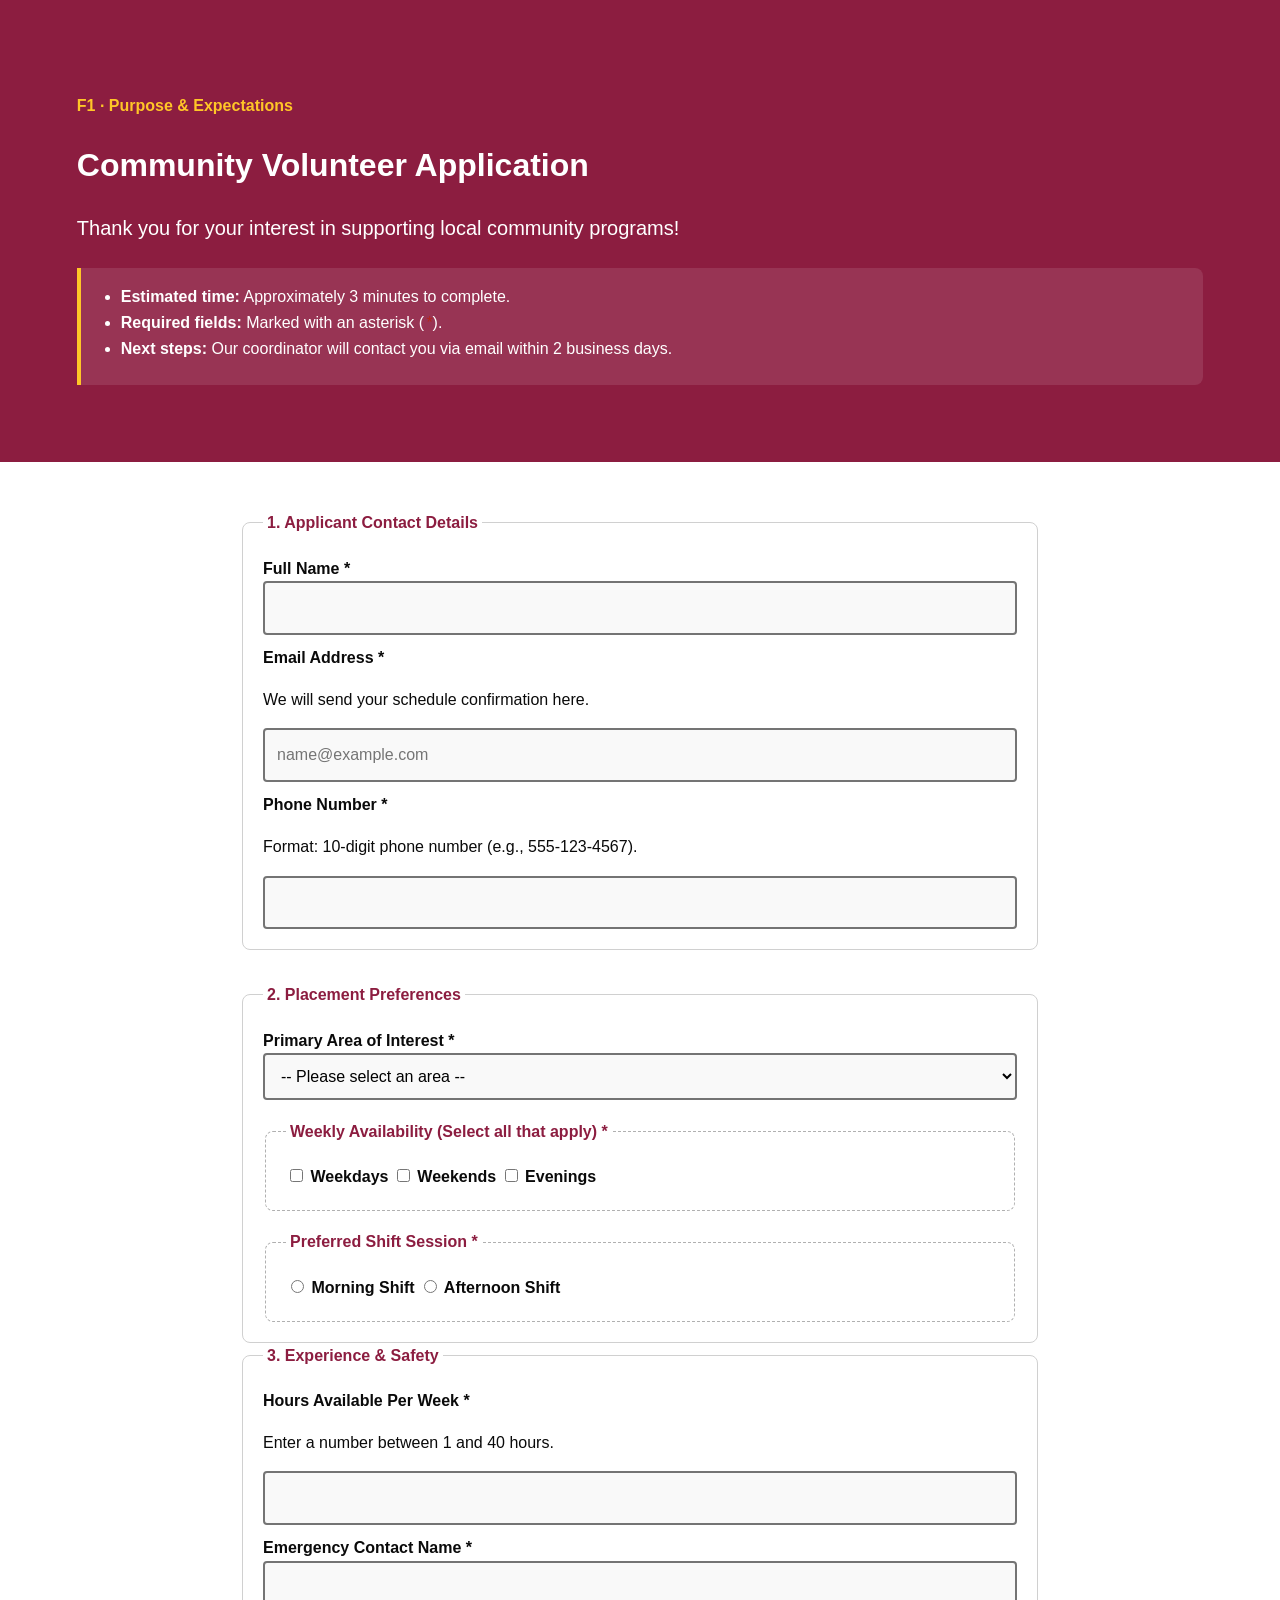
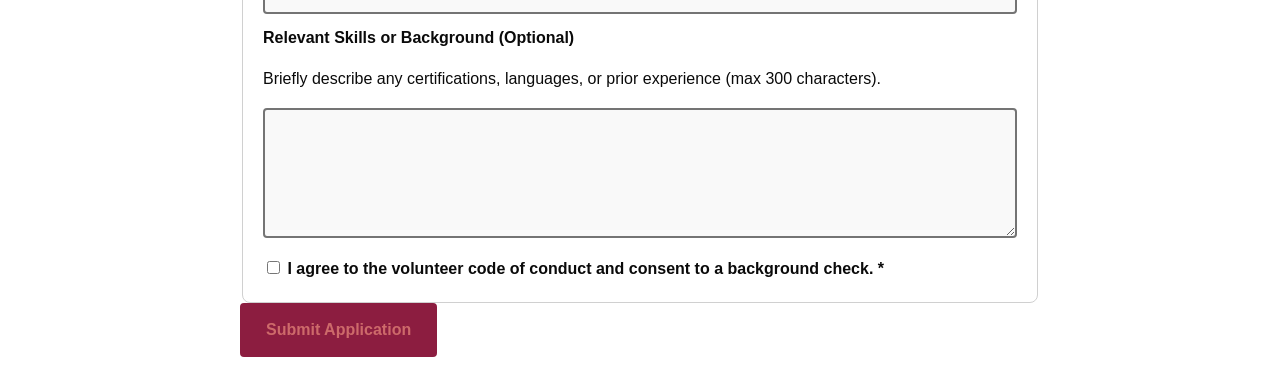
<file: index.html>
<!doctype html>
<html lang="en">
  <head>
    <meta charset="utf-8">
    <meta name="viewport" content="width=device-width, initial-scale=1">
    <title>Community Volunteer Application</title>
    <link rel="stylesheet" href="styles.css">
  </head>
  <body>
    <!-- F1: Purpose and Expectations -->


<header class="page-header">
  <p class="eyebrow">F1 · Purpose & Expectations</p>
  <h1>Community Volunteer Application</h1>
  <p class="lede">Thank you for your interest in supporting local community programs!</p>
  
  <div class="form-expectations-box">
    <ul>
      <li><strong>Estimated time:</strong> Approximately 3 minutes to complete.</li>
      <li><strong>Required fields:</strong> Marked with an asterisk (<span class="required-star" aria-hidden="true">*</span>).</li>
      <li><strong>Next steps:</strong> Our coordinator will contact you via email within 2 business days.</li>
    </ul>
  </div>
</header>

    <main>
  
     


      <form method="get" class="volunteer-form" novalidate>
  <!-- SECTION 1: APPLICANT IDENTITY -->
  <fieldset class="form-section">
    <legend>1. Applicant Contact Details</legend>
    <div class="field-group">
      <label for="fullname">Full Name <span class="required-indicator" aria-hidden="true">*</span></label>
      <input type="text" id="fullname" name="fullname" autocomplete="name" required>
    </div>
    <div class="field-group">
      <label for="email">Email Address <span class="required-indicator" aria-hidden="true">*</span></label>
      <p id="email-hint" class="field-hint">We will send your schedule confirmation here.</p>
      <input type="email" id="email" name="email" placeholder="name@example.com" autocomplete="email" aria-describedby="email-hint" required>
    </div>
    <div class="field-group">
      <label for="phone">Phone Number <span class="required-indicator" aria-hidden="true">*</span></label>
      <p id="phone-hint" class="field-hint">Format: 10-digit phone number (e.g., 555-123-4567).</p>
      <input type="tel" id="phone" name="phone" autocomplete="tel" pattern="[0-9]{3}-[0-9]{3}-[0-9]{4}" aria-describedby="phone-hint" required>
    </div>
  </fieldset>
  

</form>
        
        <fieldset class="form-section">
          <legend>2. Placement Preferences</legend>

          <div class="field-group">
            <label for="interest">Primary Area of Interest <span class="required-indicator" aria-hidden="true">*</span></label>
            <select id="interest" name="interest" required>
              <option value="">-- Please select an area --</option>
              <option value="events">Event Setup & Logistics</option>
              <option value="mentorship">Youth Mentorship</option>
              <option value="admin">Administrative Support</option>
              <option value="outreach">Community Outreach</option>
            </select>
          </div>

          <!-- Sub-Group: Availability Checkboxes -->
          <fieldset class="sub-fieldset">
            <legend>Weekly Availability (Select all that apply) <span class="required-indicator" aria-hidden="true">*</span></legend>
            <div class="choice-group">
              <label class="choice-label">
                <input type="checkbox" name="availability" value="weekday"> Weekdays
              </label>
              <label class="choice-label">
                <input type="checkbox" name="availability" value="weekend"> Weekends
              </label>
              <label class="choice-label">
                <input type="checkbox" name="availability" value="evening"> Evenings
              </label>
            </div>
          </fieldset>

          <!-- Sub-Group: Session Radio Buttons -->
          <fieldset class="sub-fieldset">
            <legend>Preferred Shift Session <span class="required-indicator" aria-hidden="true">*</span></legend>
            <div class="choice-group">
              <label class="choice-label">
                <input type="radio" id="session-morning" name="session" value="morning" required> Morning Shift
              </label>
              <label class="choice-label">
                <input type="radio" id="session-afternoon" name="session" value="afternoon" required> Afternoon Shift
              </label>
            </div>
          </fieldset>
        </fieldset>

       
        <fieldset class="form-section">
          <legend>3. Experience & Safety</legend>

          <div class="field-group">
            <label for="weeklyhours">Hours Available Per Week <span class="required-indicator" aria-hidden="true">*</span></label>
            <p id="hours-hint" class="field-hint">Enter a number between 1 and 40 hours.</p>
            <input 
              type="number" 
              id="weeklyhours" 
              name="weeklyhours" 
              min="1" 
              max="40" 
              aria-describedby="hours-hint" 
              required 
              
            >
          </div>

          <div class="field-group">
            <label for="emergencycontact">Emergency Contact Name <span class="required-indicator" aria-hidden="true">*</span></label>
            <input 
              type="text" 
              id="emergencycontact" 
              name="emergencycontact" 
              autocomplete="off" 
              required 
              
            >
          </div>

          <div class="field-group">
            <label for="skills">Relevant Skills or Background (Optional)</label>
            <p id="skills-hint" class="field-hint">Briefly describe any certifications, languages, or prior experience (max 300 characters).</p>
            <textarea 
              id="skills" 
              name="skills" 
              rows="4" 
              maxlength="300" 
              aria-describedby="skills-hint"
            ></textarea>
          </div>

          <div class="field-group choice-field">
            <label class="choice-label">
              <input type="checkbox" id="consent" name="consent" value="agreed" required>
              I agree to the volunteer code of conduct and consent to a background check. <span class="required-indicator" aria-hidden="true">*</span>
            </label>
          </div>
        </fieldset>

        <!-- SUBMIT ACTION -->
        <div class="form-actions">
          <button type="submit" class="submit-btn">Submit Application</button>
        </div>

    </main>
  </body>
</html>
</file>
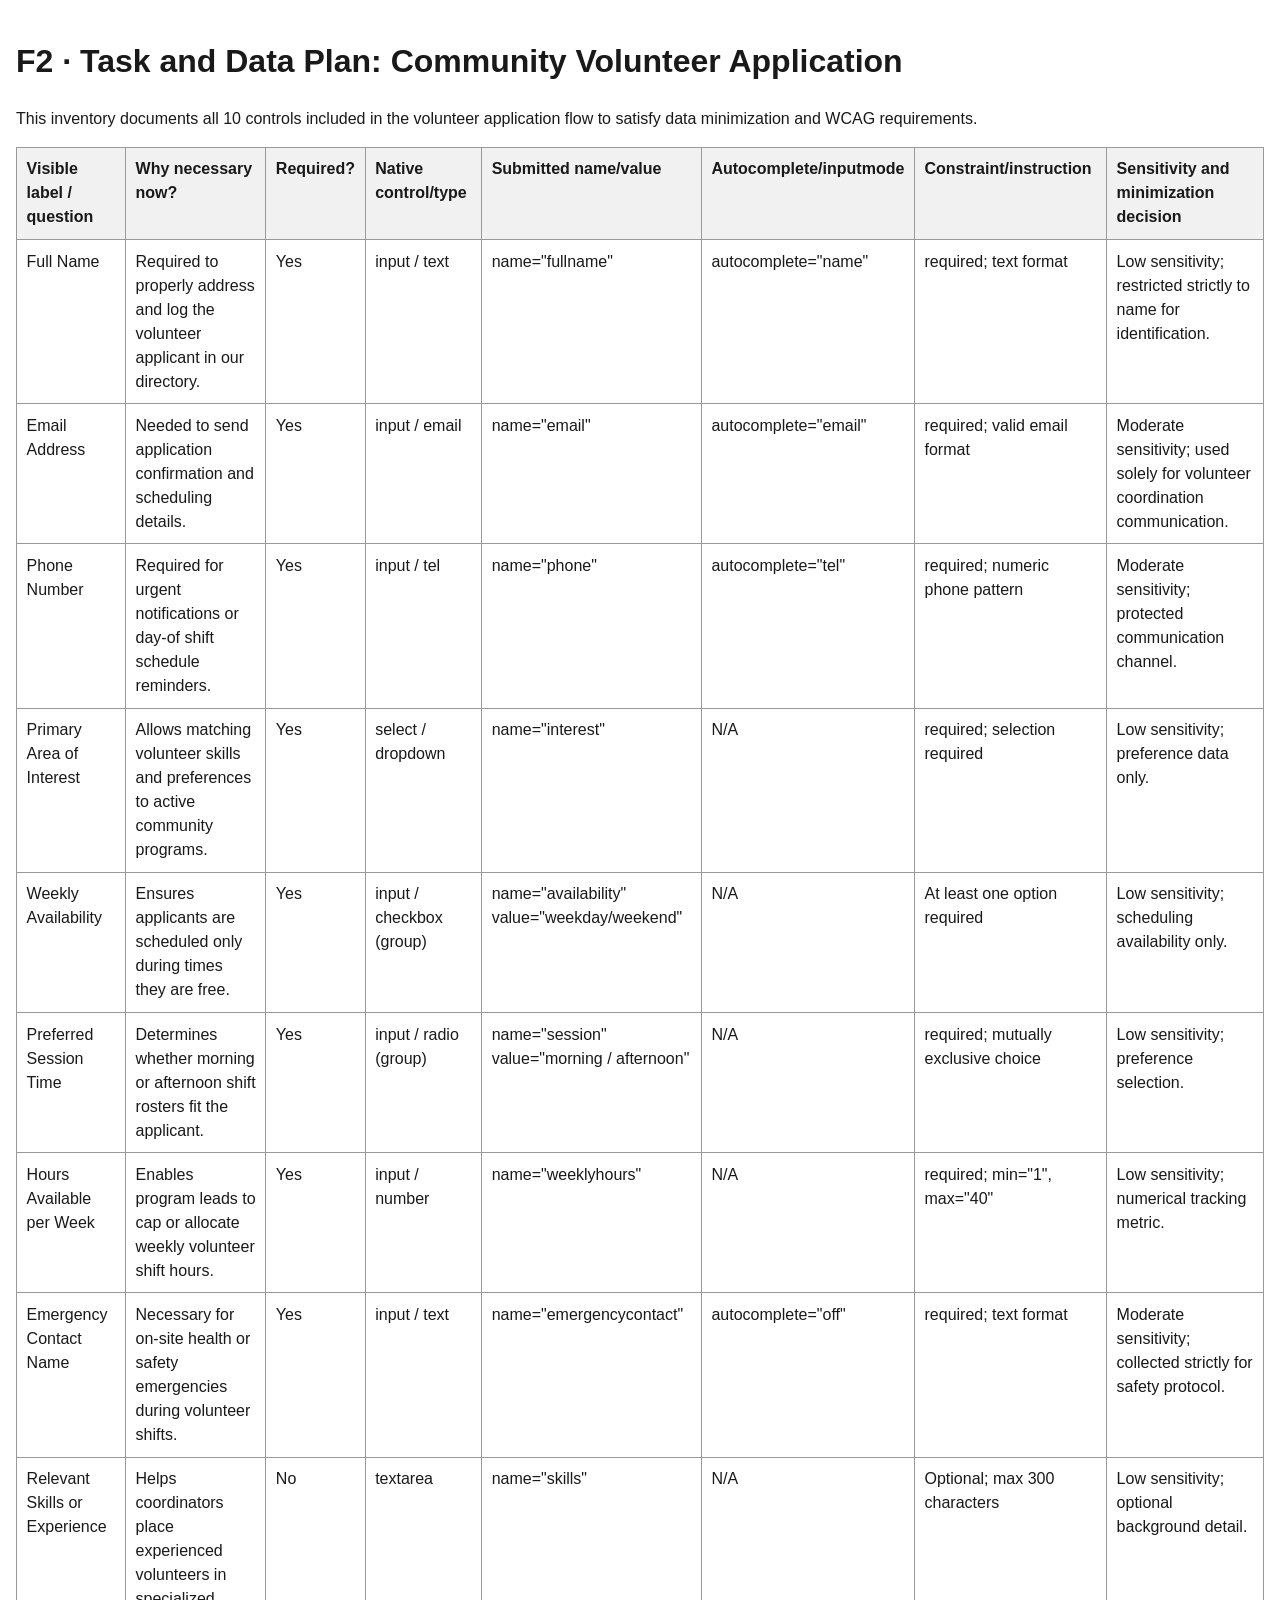
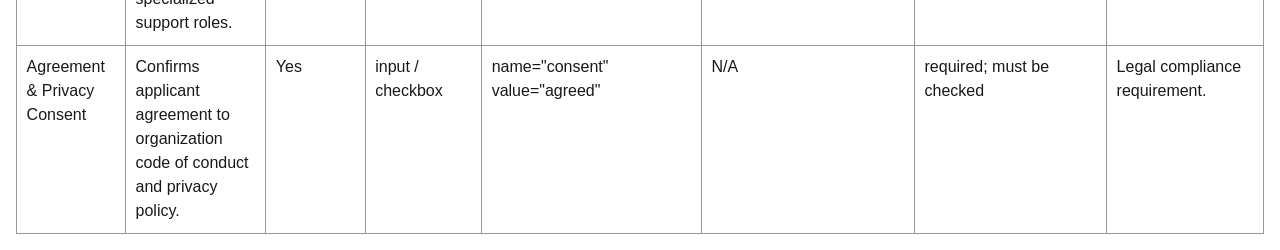
<file: field-inventory-template.html>
<!doctype html>
<html lang="en">
    <head>
        <meta charset="utf-8">
        <meta name="viewport" content="width=device-width,initial-scale=1">
        <title>Field Inventory - Community Volunteer Application</title>
        <style>
        body{
            font-family:Arial,sans-serif;
            line-height:1.5;
            max-width:80rem;
            margin:auto;
            padding:1rem;
            color:#191919;
        }
        table{
            width:100%;
            border-collapse:collapse;
        }
        th,td{
            padding:.6rem;
            border:1px solid #999;
            text-align:left;
            vertical-align:top;
        }
        th{
            background:#f1f1f1;
        }
        </style>
    </head>
    <body>
        <h1>F2 · Task and Data Plan: Community Volunteer Application</h1>
        <p>This inventory documents all 10 controls included in the volunteer application flow to satisfy data minimization and WCAG requirements.</p>
        <table>
            <thead>
                <tr>
                    <th>Visible label / question</th>
                    <th>Why necessary now?</th>
                    <th>Required?</th>
                    <th>Native control/type</th>
                    <th>Submitted name/value</th>
                    <th>Autocomplete/inputmode</th>
                    <th>Constraint/instruction</th>
                    <th>Sensitivity and minimization decision</th>
                </tr>
            </thead>
            <tbody>
                <tr>
                    <td>Full Name</td>
                    <td>Required to properly address and log the volunteer applicant in our directory.</td>
                    <td>Yes</td>
                    <td>input / text</td>
                    <td>name="fullname"</td>
                    <td>autocomplete="name"</td>
                    <td>required; text format</td>
                    <td>Low sensitivity; restricted strictly to name for identification.</td>
                </tr>
                <tr>
                    <td>Email Address</td>
                    <td>Needed to send application confirmation and scheduling details.</td>
                    <td>Yes</td>
                    <td>input / email</td>
                    <td>name="email"</td>
                    <td>autocomplete="email"</td>
                    <td>required; valid email format</td>
                    <td>Moderate sensitivity; used solely for volunteer coordination communication.</td>
                </tr>
                <tr>
                    <td>Phone Number</td>
                    <td>Required for urgent notifications or day-of shift schedule reminders.</td>
                    <td>Yes</td>
                    <td>input / tel</td>
                    <td>name="phone"</td>
                    <td>autocomplete="tel"</td>
                    <td>required; numeric phone pattern</td>
                    <td>Moderate sensitivity; protected communication channel.</td>
                </tr>
                <tr>
                    <td>Primary Area of Interest</td>
                    <td>Allows matching volunteer skills and preferences to active community programs.</td>
                    <td>Yes</td>
                    <td>select / dropdown</td>
                    <td>name="interest"</td>
                    <td>N/A</td>
                    <td>required; selection required</td>
                    <td>Low sensitivity; preference data only.</td>
                </tr>
                <tr>
                    <td>Weekly Availability</td>
                    <td>Ensures applicants are scheduled only during times they are free.</td>
                    <td>Yes</td>
                    <td>input / checkbox (group)</td>
                    <td>name="availability" value="weekday/weekend"</td>
                    <td>N/A</td>
                    <td>At least one option required</td>
                    <td>Low sensitivity; scheduling availability only.</td>
                </tr>
                <tr>
                    <td>Preferred Session Time</td>
                    <td>Determines whether morning or afternoon shift rosters fit the applicant.</td>
                    <td>Yes</td>
                    <td>input / radio (group)</td>
                    <td>name="session" value="morning / afternoon"</td>
                    <td>N/A</td>
                    <td>required; mutually exclusive choice</td>
                    <td>Low sensitivity; preference selection.</td>
                </tr>
                <tr>
                    <td>Hours Available per Week</td>
                    <td>Enables program leads to cap or allocate weekly volunteer shift hours.</td>
                    <td>Yes</td>
                    <td>input / number</td>
                    <td>name="weeklyhours"</td>
                    <td>N/A</td>
                    <td>required; min="1", max="40"</td>
                    <td>Low sensitivity; numerical tracking metric.</td>
                </tr>
                <tr>
                    <td>Emergency Contact Name</td>
                    <td>Necessary for on-site health or safety emergencies during volunteer shifts.</td>
                    <td>Yes</td>
                    <td>input / text</td>
                    <td>name="emergencycontact"</td>
                    <td>autocomplete="off"</td>
                    <td>required; text format</td>
                    <td>Moderate sensitivity; collected strictly for safety protocol.</td>
                </tr>
                <tr>
                    <td>Relevant Skills or Experience</td>
                    <td>Helps coordinators place experienced volunteers in specialized support roles.</td>
                    <td>No</td>
                    <td>textarea</td>
                    <td>name="skills"</td>
                    <td>N/A</td>
                    <td>Optional; max 300 characters</td>
                    <td>Low sensitivity; optional background detail.</td>
                </tr>
                <tr>
                    <td>Agreement & Privacy Consent</td>
                    <td>Confirms applicant agreement to organization code of conduct and privacy policy.</td>
                    <td>Yes</td>
                    <td>input / checkbox</td>
                    <td>name="consent" value="agreed"</td>
                    <td>N/A</td>
                    <td>required; must be checked</td>
                    <td>Legal compliance requirement.</td>
                </tr>
            </tbody>
        </table>
    </body>
</html>
</file>
<file: styles.css>
:root {
    --color-text: #0a0a0a;
    --color-surface: #fff;
    --color-action: #8c1d40;      /* ASU Maroon */
    --color-action-hover: #6a142f;/* Darker maroon for hover states */
    --color-accent: #ffc627;      /* ASU Gold for focus rings & eyebrow */
    --color-border: #747474;
    --color-error: #b3261e;
    --color-muted: #5c6670;
    --space-3: 1rem;
    --radius: .5rem;
    --measure: 68ch;
    --touch-target-min: 44px;     /* F6 Target Size Requirement */
}

*, *::before, *::after {
    box-sizing: border-box;
}

body {
    margin: 0;
    color: var(--color-text);
    background: var(--color-surface);
    font-family: Arial, sans-serif;
    line-height: 1.6;
}

/* F1 Purpose Header Banner */
.page-header {
    padding: clamp(2rem, 6vw, 5rem);
    background: var(--color-action);
    color: #fff;
}

.eyebrow {
    color: var(--color-accent);
    font-weight: 700;
}

.lede {
    max-width: var(--measure);
    font-size: 1.25rem;
}

.form-expectations-box {
    background: rgba(255, 255, 255, 0.1);
    border-left: .25rem solid var(--color-accent);
    padding: 1rem 1.25rem;
    margin-top: 1.5rem;
    border-radius: 0 var(--radius) var(--radius) 0;
}

.form-expectations-box ul {
    margin: 0 0 0.5rem 0;
    padding-left: 1.25rem;
}

/* Layout */
main {
    max-width: 52rem;
    margin: auto;
    padding: var(--space-3);
}

section, form {
    margin-block: 2rem;
}

form, fieldset, .field {
    display: grid;
    gap: .65rem;
}

form {
    gap: 1.5rem;
}

fieldset {
    padding: 1.25rem;
    border: 1px solid #d0d0d0;
    border-radius: var(--radius);
}

.sub-fieldset {
    border: 1px dashed #b0b0b0;
    margin-top: 0.5rem;
}

legend, label {
    font-weight: 700;
}

legend {
    color: var(--color-action);
    padding: 0 .25rem;
}

.required-star {
    color: var(--color-error);
    margin-left: .15rem;
}

.help {
    margin: 0;
    color: var(--color-muted);
    font-size: 0.875rem;
}

/* Native Control Formats & 44px Touch Targets */
input, select, textarea, button {
    font: inherit;
}

input:not([type="radio"]):not([type="checkbox"]), select, textarea {
    width: 100%;
    min-height: var(--touch-target-min); /* Touch target accessibility */
    padding: .75rem;
    border: 2px solid var(--color-border);
    border-radius: .25rem;
    background-color: #f9f9f9;
}

textarea {
    min-height: 8rem;
    resize: vertical;
}

/* Custom Styled Radio & Checkbox Choices */
.choice {
    display: flex;
    gap: .65rem;
    align-items: center;
    min-height: var(--touch-target-min); /* 44px minimum touch height */
    padding: .25rem 0;
    cursor: pointer;
}

.choice input {
    inline-size: 1.25rem;
    block-size: 1.25rem;
    accent-color: var(--color-action); /* Custom Maroon for radio/checkbox */
    cursor: pointer;
}

/* Button & Action Styling */
button {
    justify-self: start;
    min-height: var(--touch-target-min);
    padding: .75rem 1.5rem;
    background: var(--color-action);
    color: #cd6a6a;
    border: 2px solid var(--color-action);
    border-radius: .25rem;
    font-weight: 700;
    cursor: pointer;
    transition: background-color 0.2s ease;
}

button:hover {
    background: var(--color-action-hover);
    border-color: var(--color-action-hover);
}

/* Keyboard Focus Ring State */
:focus-visible {
    outline: .25rem solid var(--color-accent) !important;
    outline-offset: .2rem !important;
}

/* F5 State Specimen Banner & Error States */
.error-summary, .field-error {
    padding: 1rem;
    border-left: .4rem solid var(--color-error);
    background: #fff1f0;
    border-radius: 0 var(--radius) var(--radius) 0;
}

.error-summary h2 {
    margin-top: 0;
    color: var(--color-error);
    font-size: 1.2rem;
}

.error-summary ul {
    margin-bottom: 0;
}

.error-summary a {
    color: var(--color-error);
    font-weight: bold;
}

.field-error input,
.field-error select,
.field-error textarea {
    border-color: var(--color-error);
    background-color: #fff8f8;
}

button:disabled {
    opacity: .55;
    cursor: not-allowed;
}

/* Responsive Grid for Paired Fields */
@media (min-width: 48rem) {
    .paired-fields {
        display: grid;
        grid-template-columns: 1fr 1fr;
        gap: 1.25rem;
    }
}
</file>
